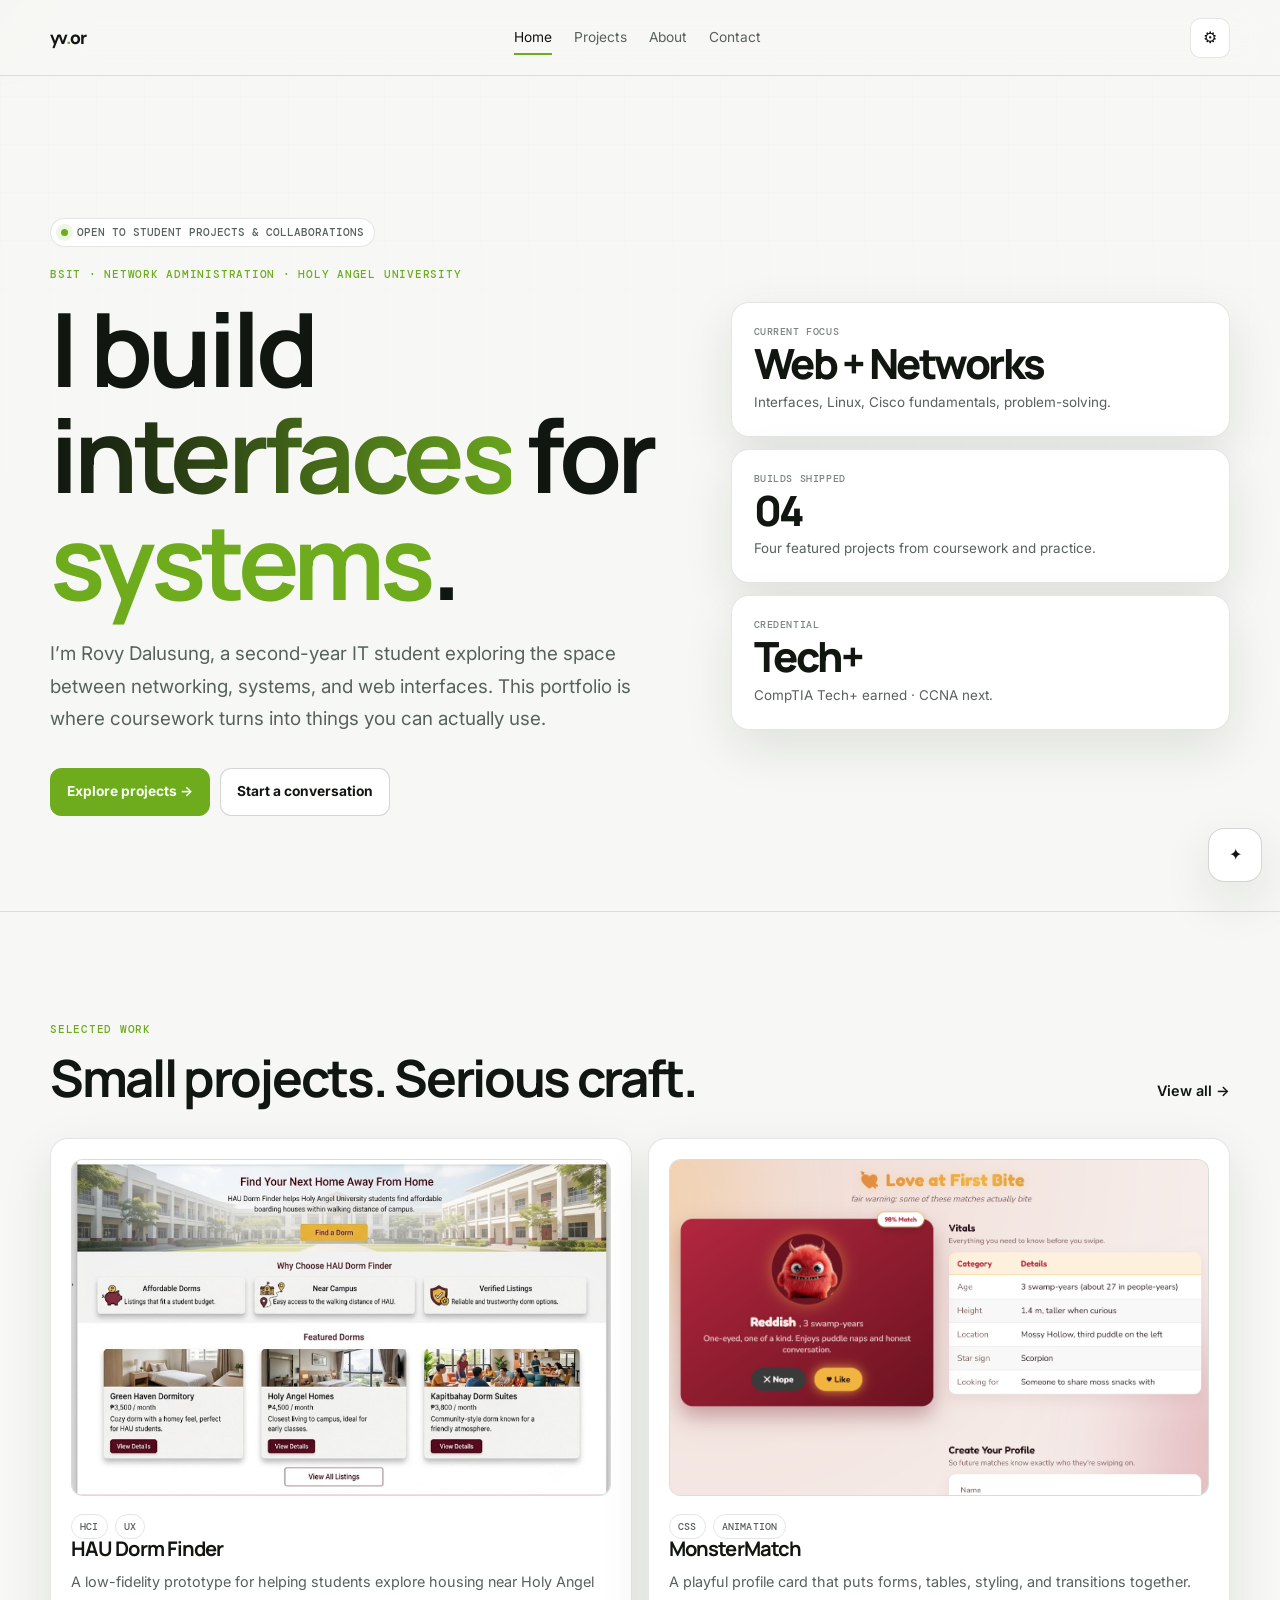
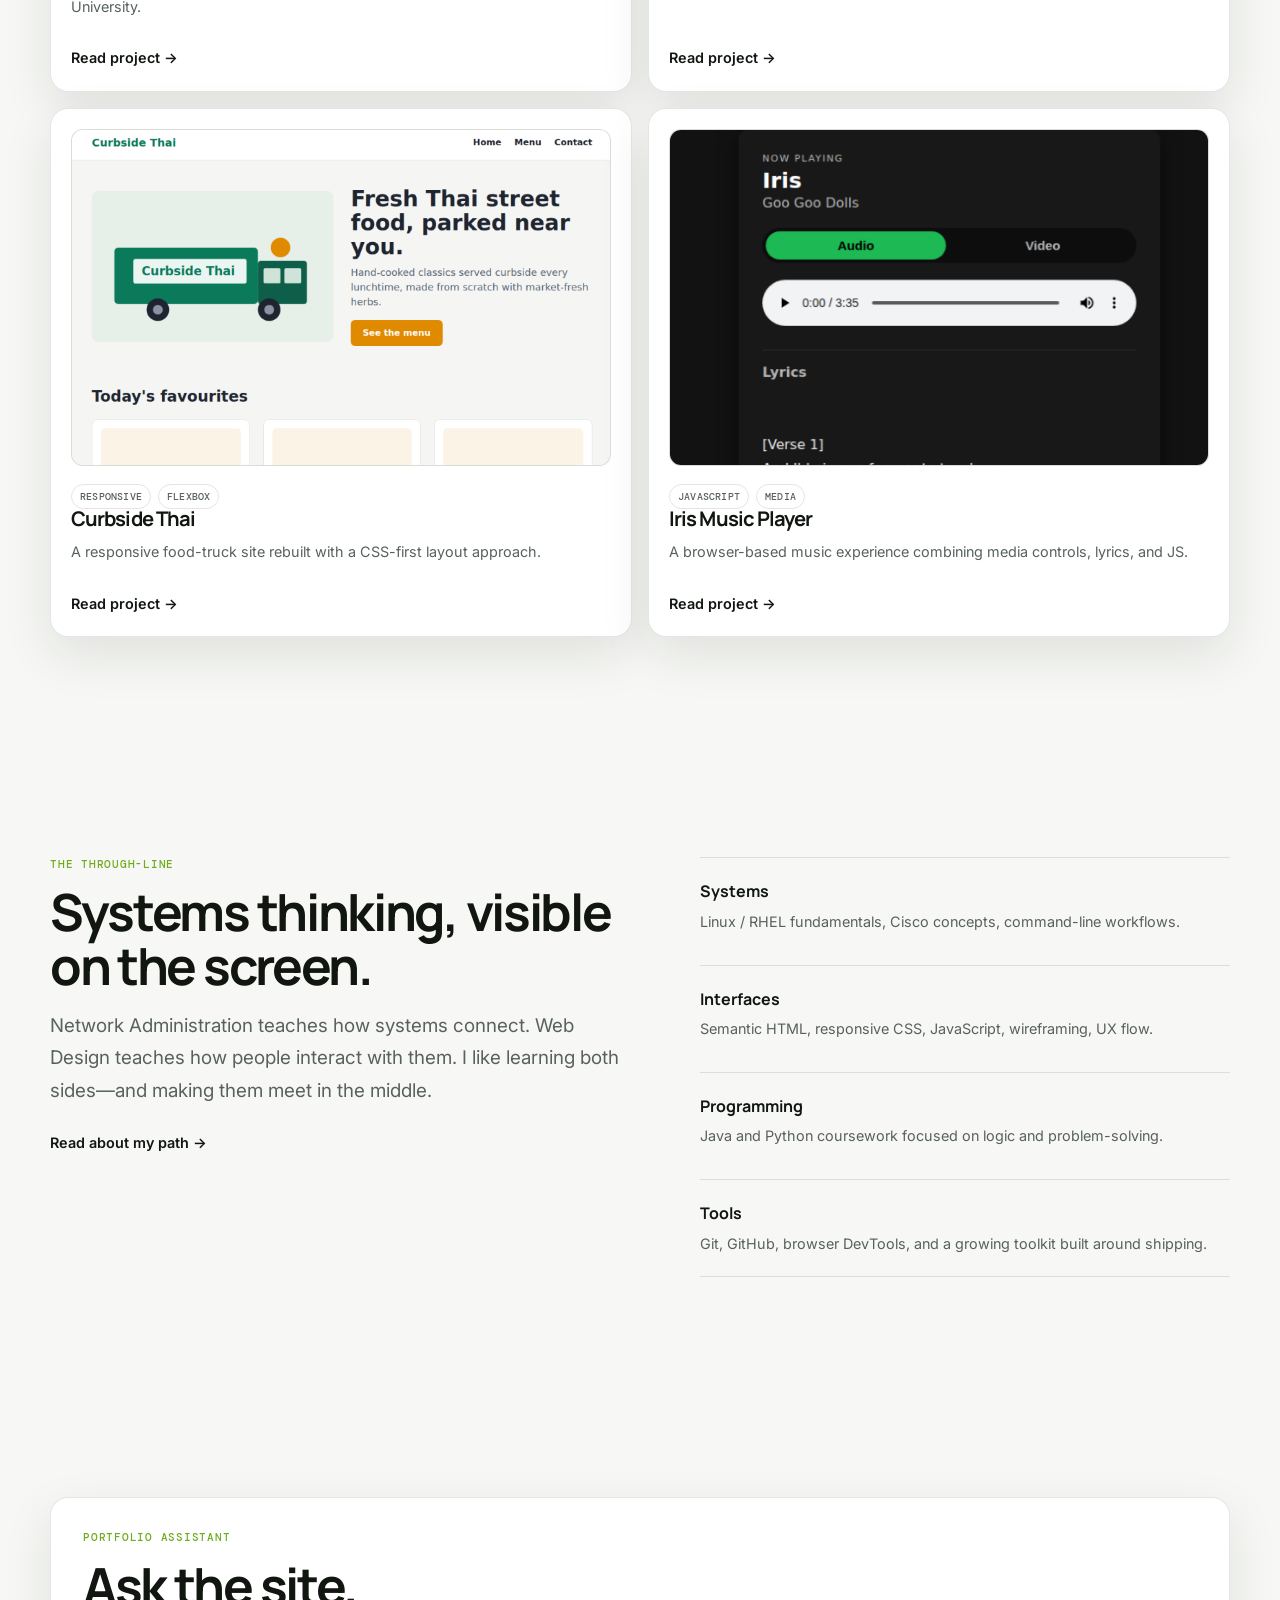
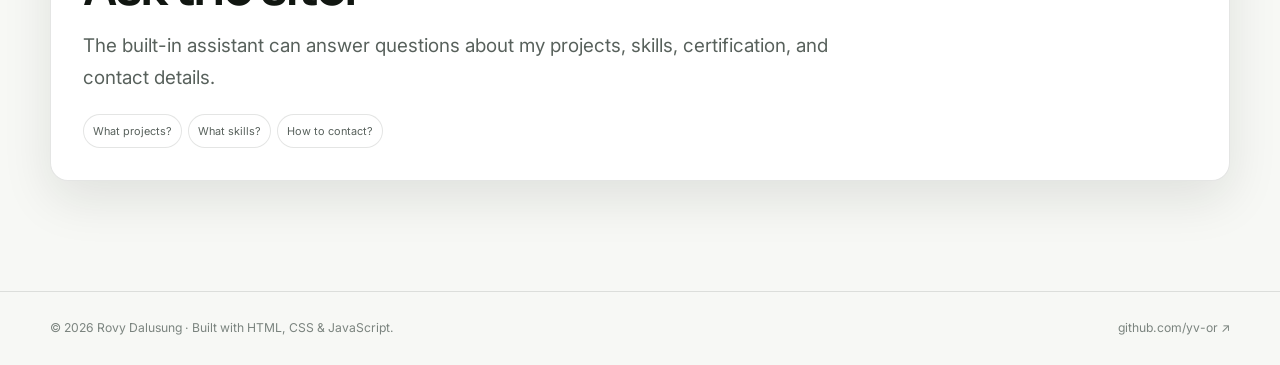
<file: index.html>
<!doctype html>
<html lang="en">
<head>
  <meta charset="UTF-8"><meta name="viewport" content="width=device-width, initial-scale=1.0">
  <meta name="description" content="Portfolio of Rovy Dalusung, a BSIT Network Administration student at Holy Angel University.">
  <meta name="theme-color" content="#07090b"><title>Rovy Dalusung — IT • Interfaces • Networks</title>
  <script>(function(){const t=localStorage.getItem('portfolio-theme')||'system';const l=window.matchMedia('(prefers-color-scheme: light)').matches;document.documentElement.dataset.theme=t==='system'?(l?'light':'dark'):t;})();</script>
  <link rel="stylesheet" href="css/style.css"><script src="js/script.js" defer></script>
</head>
<body>
  <div class="cursor-glow" aria-hidden="true"></div>
  <header class="nav"><div class="wrap nav-inner">
    <a class="wordmark" href="index.html" aria-label="Rovy home">yv<span>.</span>or</a>
    <nav id="primary-nav"><a class="active" href="index.html">Home</a><a href="projects.html">Projects</a><a href="about.html">About</a><a href="contact.html">Contact</a></nav>
    <div class="nav-tools"><button class="icon-btn" data-open-settings aria-label="Open settings">⚙</button><button class="nav-toggle" aria-label="Open menu" aria-expanded="false" aria-controls="primary-nav">☰</button></div>
  </div></header>
  <main>
    <section class="hero"><div class="wrap hero-grid">
      <div class="reveal"><div class="hero-kicker"><span class="status-dot"></span>Open to student projects & collaborations</div>
        <p class="eyebrow" style="margin-top:20px">BSIT · Network Administration · Holy Angel University</p>
        <h1 class="hero-title">I build <span class="gradient-word">interfaces</span> for <span id="hero-rotator" class="rotator">systems</span>.</h1>
        <p class="lede">I’m Rovy Dalusung, a second-year IT student exploring the space between networking, systems, and web interfaces. This portfolio is where coursework turns into things you can actually use.</p>
        <div class="hero-actions"><a class="btn btn-primary magnetic" href="projects.html">Explore projects →</a><a class="btn btn-ghost magnetic" href="contact.html">Start a conversation</a></div>
      </div>
      <div class="hero-side reveal">
        <article class="surface stat-card"><p class="stat-label">Current focus</p><p class="stat-value">Web + Networks</p><p class="stat-meta">Interfaces, Linux, Cisco fundamentals, problem-solving.</p></article>
        <article class="surface stat-card"><p class="stat-label">Builds shipped</p><p class="stat-value">04</p><p class="stat-meta">Four featured projects from coursework and practice.</p></article>
        <article class="surface stat-card"><p class="stat-label">Credential</p><p class="stat-value">Tech+</p><p class="stat-meta">CompTIA Tech+ earned · CCNA next.</p></article>
      </div>
    </div></section>

    <section><div class="wrap"><div class="section-head reveal"><div><p class="eyebrow">Selected work</p><h2>Small projects. Serious craft.</h2></div><a class="text-link" href="projects.html">View all →</a></div>
      <div class="card-grid">
        <article class="surface project-card reveal"><img class="card-thumb" src="images/wireframe.png" alt="HAU Dorm Finder wireframe" loading="lazy"><div class="tag-row"><span class="tag">HCI</span><span class="tag">UX</span></div><h3>HAU Dorm Finder</h3><p class="project-blurb">A low-fidelity prototype for helping students explore housing near Holy Angel University.</p><a class="text-link card-link" href="projects.html#dorm-finder">Read project →</a></article>
        <article class="surface project-card reveal"><img class="card-thumb" src="images/monstermatch.png" alt="MonsterMatch profile card" loading="lazy"><div class="tag-row"><span class="tag">CSS</span><span class="tag">Animation</span></div><h3>MonsterMatch</h3><p class="project-blurb">A playful profile card that puts forms, tables, styling, and transitions together.</p><a class="text-link card-link" href="projects.html#monstermatch">Read project →</a></article>
        <article class="surface project-card reveal"><img class="card-thumb" src="images/curbside-thai.png" alt="Curbside Thai responsive website" loading="lazy"><div class="tag-row"><span class="tag">Responsive</span><span class="tag">Flexbox</span></div><h3>Curbside Thai</h3><p class="project-blurb">A responsive food-truck site rebuilt with a CSS-first layout approach.</p><a class="text-link card-link" href="projects.html#curbside-thai">Read project →</a></article>
        <article class="surface project-card reveal"><img class="card-thumb" src="images/iris-music-player.png" alt="Iris music player interface" loading="lazy"><div class="tag-row"><span class="tag">JavaScript</span><span class="tag">Media</span></div><h3>Iris Music Player</h3><p class="project-blurb">A browser-based music experience combining media controls, lyrics, and JS.</p><a class="text-link card-link" href="projects.html#iris-music-player">Read project →</a></article>
      </div>
    </div></section>

    <section><div class="wrap split"><div class="reveal"><p class="eyebrow">The through-line</p><h2>Systems thinking, visible on the screen.</h2><p class="lede">Network Administration teaches how systems connect. Web Design teaches how people interact with them. I like learning both sides—and making them meet in the middle.</p><p style="margin-top:22px"><a class="text-link" href="about.html">Read about my path →</a></p></div>
      <div class="feature-list reveal"><div class="feature-item"><strong>Systems</strong><p>Linux / RHEL fundamentals, Cisco concepts, command-line workflows.</p></div><div class="feature-item"><strong>Interfaces</strong><p>Semantic HTML, responsive CSS, JavaScript, wireframing, UX flow.</p></div><div class="feature-item"><strong>Programming</strong><p>Java and Python coursework focused on logic and problem-solving.</p></div><div class="feature-item"><strong>Tools</strong><p>Git, GitHub, browser DevTools, and a growing toolkit built around shipping.</p></div></div>
    </div></section>

    <section><div class="wrap surface reveal" style="padding:32px"><div class="reveal"><p class="eyebrow">Portfolio assistant</p><h2>Ask the site.</h2><p class="lede">The built-in assistant can answer questions about my projects, skills, certification, and contact details.</p><div class="assistant-prompts" style="padding:0;margin-top:18px"><button class="assistant-prompt" data-prompt="What projects has Rovy built?">What projects?</button><button class="assistant-prompt" data-prompt="What skills does Rovy have?">What skills?</button><button class="assistant-prompt" data-prompt="How can I contact Rovy?">How to contact?</button></div></div></div></section>
  </main>
  <footer><div class="wrap"><span>© 2026 Rovy Dalusung · Built with HTML, CSS &amp; JavaScript.</span><a href="https://github.com/yv-or" target="_blank" rel="noopener">github.com/yv-or ↗</a></div></footer>

  <button class="assistant-toggle" aria-label="Open portfolio assistant">✦</button>
  <aside id="assistant-panel" class="assistant-panel" aria-label="Portfolio assistant"><div class="assistant-head"><div><strong>Portfolio AI</strong><span>Local portfolio assistant</span></div><button class="icon-btn" data-close-assistant aria-label="Close assistant">×</button></div><div id="assistant-messages" class="assistant-messages"><div class="chat-msg bot">Hi — ask me about Rovy's projects, skills, certifications, or contact details.</div></div><div class="assistant-prompts"><button class="assistant-prompt" data-prompt="Who is Rovy?">Who is Rovy?</button><button class="assistant-prompt" data-prompt="What is the strongest project?">Tell me about the projects</button></div><form id="assistant-form" class="assistant-form"><input id="assistant-input" aria-label="Ask the portfolio assistant" placeholder="Ask a question…" autocomplete="off"><button class="btn btn-primary" type="submit">↑</button></form></aside>

  <div id="settings-modal" class="modal" aria-hidden="true"><div class="modal-card"><div class="modal-top"><div><p class="eyebrow">Site settings</p><h2>Personalize it.</h2></div><button class="icon-btn" data-close-settings aria-label="Close settings">×</button></div>
    <div class="settings-group"><div class="settings-option"><div class="settings-copy"><strong>Theme</strong><span>Choose how the portfolio looks.</span></div><select class="settings-select" data-theme-choice aria-label="Theme"><option value="system">System</option><option value="dark">Dark</option><option value="light">Light</option></select></div>
    <div class="settings-option"><div class="settings-copy"><strong>Reduced motion</strong><span>Use less animation throughout the site.</span></div><input id="reduced-motion" class="switch" type="checkbox"></div>
    <div class="settings-option"><div class="settings-copy"><strong>Portfolio assistant</strong><span>Show or hide the built-in assistant.</span></div><input id="assistant-enabled" class="switch" type="checkbox"></div></div>
    <p class="contact-note">The assistant is browser-based and only uses information published in this portfolio; no secret API key is stored on the site.</p>
  </div></div>
</body>
</html>
</file>
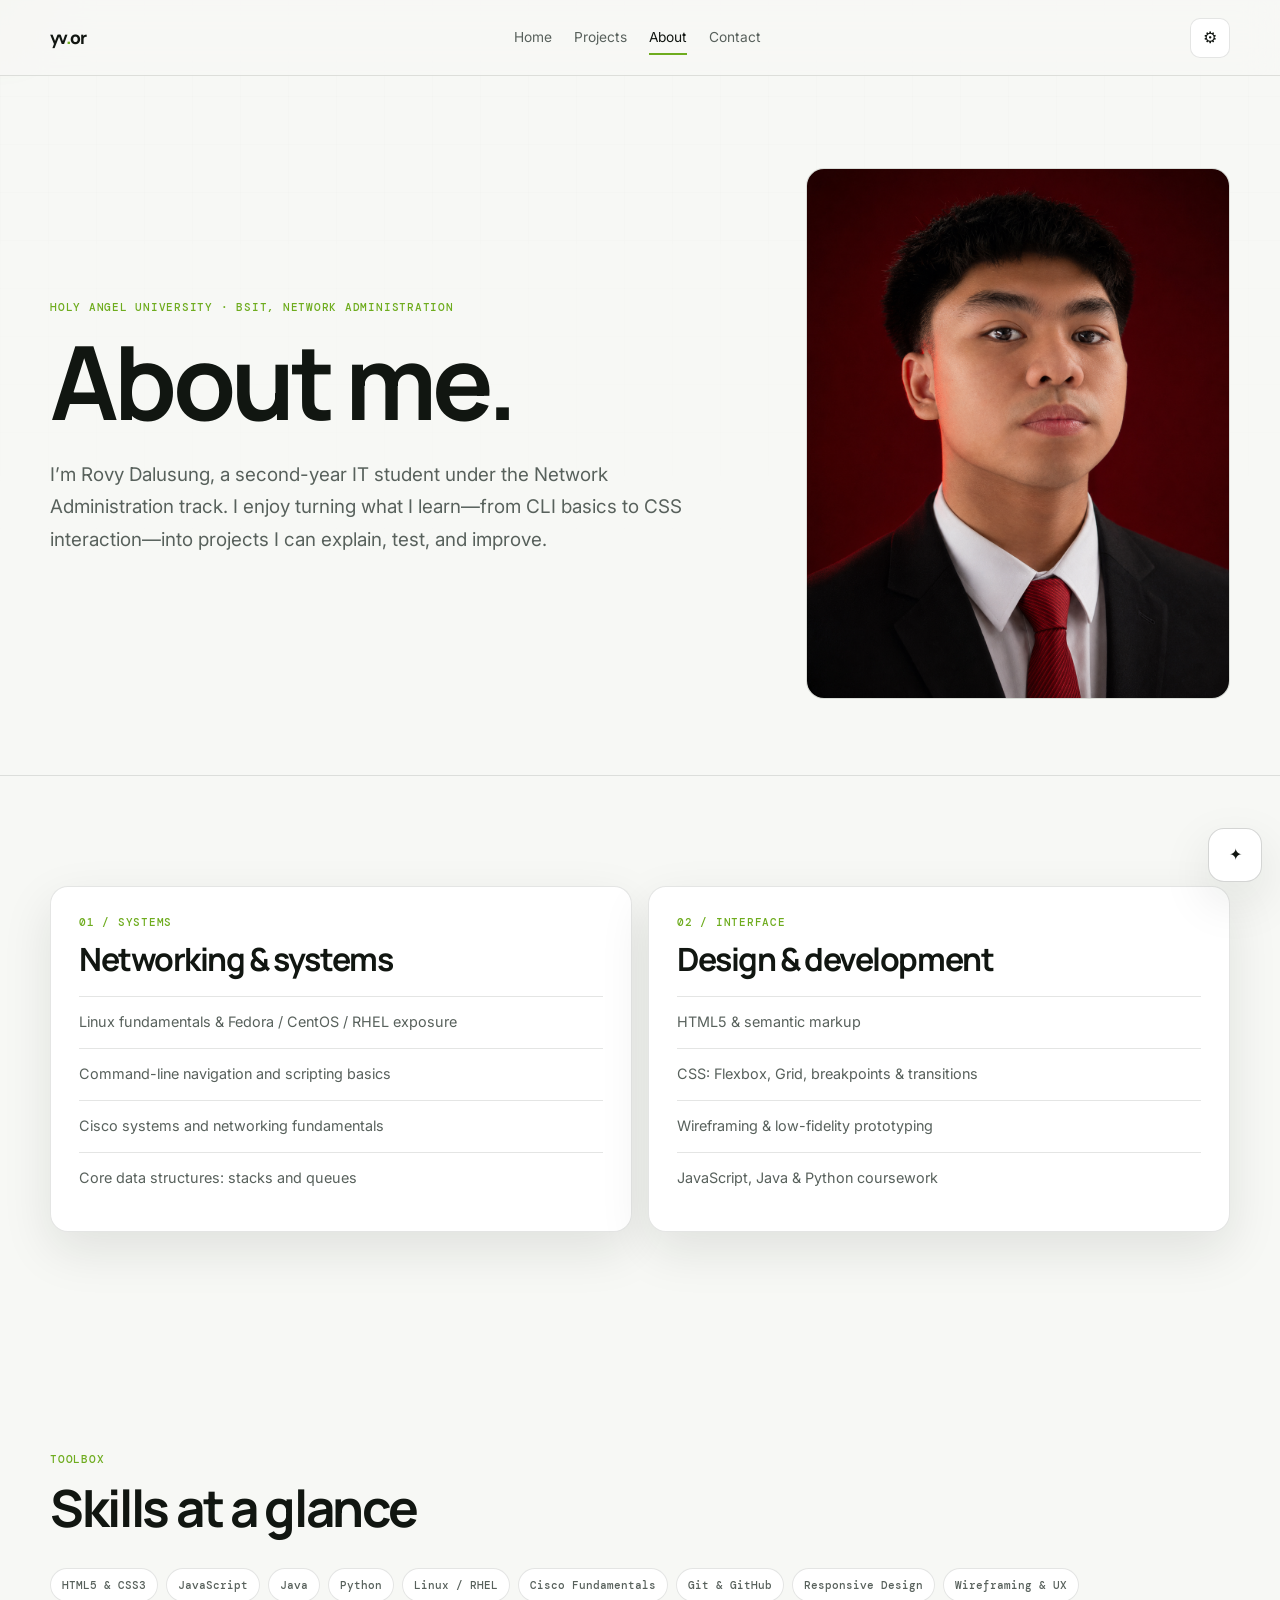
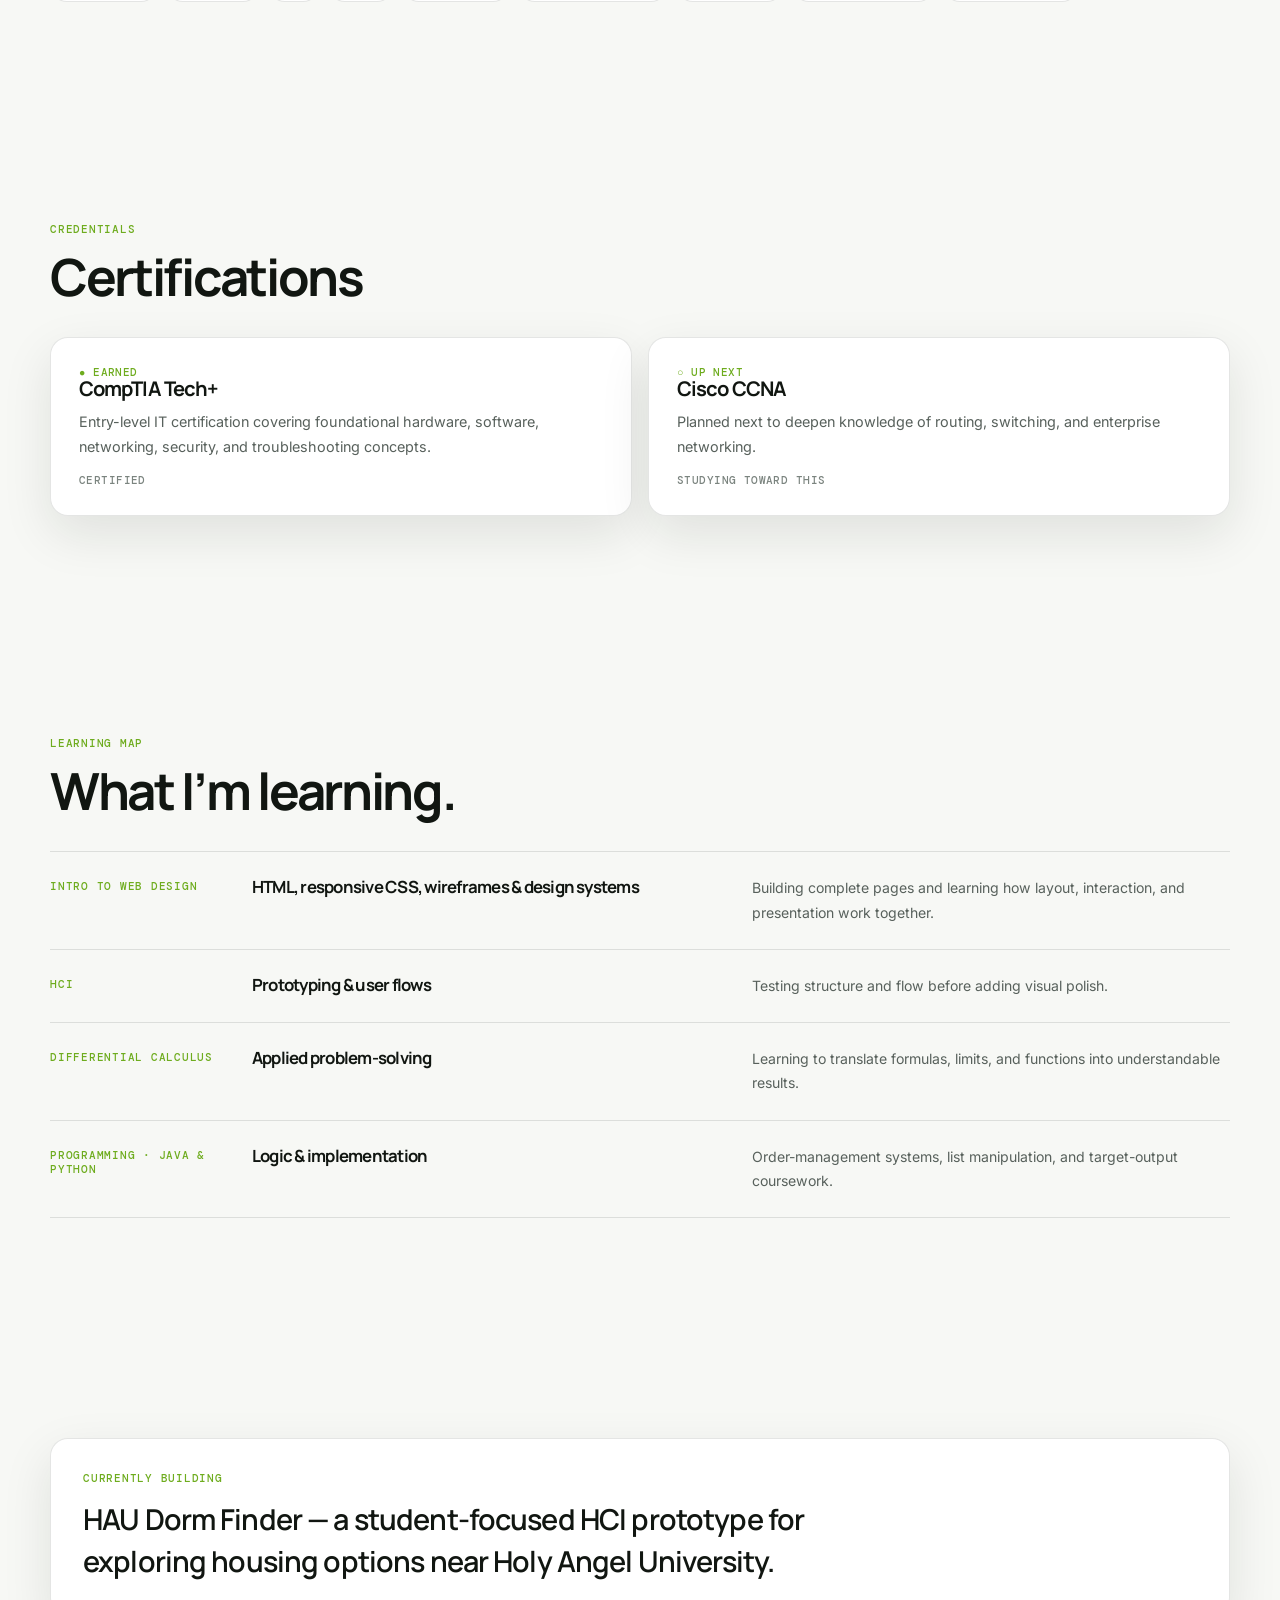
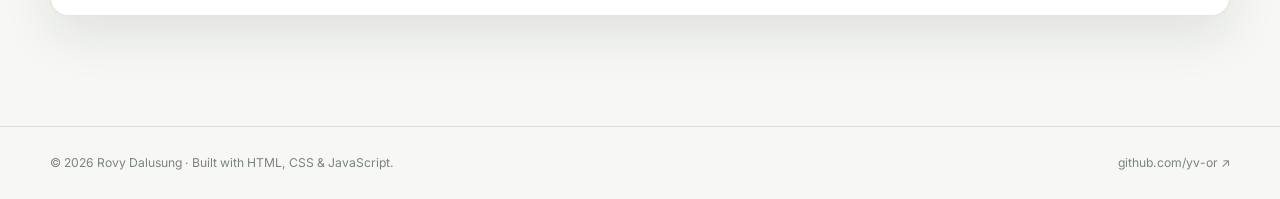
<file: about.html>
<!doctype html><html lang="en"><head><meta charset="UTF-8"><meta name="viewport" content="width=device-width, initial-scale=1.0"><meta name="description" content="About Rovy Dalusung."><title>About — Rovy Dalusung</title><script>(function(){const t=localStorage.getItem('portfolio-theme')||'system';const l=window.matchMedia('(prefers-color-scheme: light)').matches;document.documentElement.dataset.theme=t==='system'?(l?'light':'dark'):t;})();</script><link rel="stylesheet" href="css/style.css"><script src="js/script.js" defer></script></head>
<body><div class="cursor-glow" aria-hidden="true"></div><header class="nav"><div class="wrap nav-inner"><a class="wordmark" href="index.html">yv<span>.</span>or</a><nav id="primary-nav"><a href="index.html">Home</a><a href="projects.html">Projects</a><a class="active" href="about.html">About</a><a href="contact.html">Contact</a></nav><div class="nav-tools"><button class="icon-btn" data-open-settings aria-label="Open settings">⚙</button><button class="nav-toggle" aria-label="Open menu" aria-expanded="false" aria-controls="primary-nav">☰</button></div></div></header>
<main><section class="page-hero"><div class="wrap about-hero-grid"><div class="reveal"><p class="eyebrow">Holy Angel University · BSIT, Network Administration</p><h1>About me.</h1><p class="lede">I’m Rovy Dalusung, a second-year IT student under the Network Administration track. I enjoy turning what I learn—from CLI basics to CSS interaction—into projects I can explain, test, and improve.</p></div><div class="reveal"><img class="profile-photo" src="images/profile.png" alt="Portrait of Rovy Dalusung" loading="lazy"></div></div></section>
<section><div class="wrap skill-columns"><article class="surface skill-block reveal"><p class="eyebrow">01 / Systems</p><h2>Networking &amp; systems</h2><ul><li>Linux fundamentals &amp; Fedora / CentOS / RHEL exposure</li><li>Command-line navigation and scripting basics</li><li>Cisco systems and networking fundamentals</li><li>Core data structures: stacks and queues</li></ul></article><article class="surface skill-block reveal"><p class="eyebrow">02 / Interface</p><h2>Design &amp; development</h2><ul><li>HTML5 &amp; semantic markup</li><li>CSS: Flexbox, Grid, breakpoints &amp; transitions</li><li>Wireframing &amp; low-fidelity prototyping</li><li>JavaScript, Java &amp; Python coursework</li></ul></article></div></section>
<section><div class="wrap"><div class="section-head reveal"><div><p class="eyebrow">Toolbox</p><h2>Skills at a glance</h2></div></div><ul class="skill-tags reveal"><li>HTML5 &amp; CSS3</li><li>JavaScript</li><li>Java</li><li>Python</li><li>Linux / RHEL</li><li>Cisco Fundamentals</li><li>Git &amp; GitHub</li><li>Responsive Design</li><li>Wireframing &amp; UX</li></ul></div></section>
<section><div class="wrap"><div class="section-head reveal"><div><p class="eyebrow">Credentials</p><h2>Certifications</h2></div></div><div class="cert-grid"><article class="surface cert-card reveal"><p class="cert-badge">● Earned</p><h3>CompTIA Tech+</h3><p>Entry-level IT certification covering foundational hardware, software, networking, security, and troubleshooting concepts.</p><p class="cert-status">Certified</p></article><article class="surface cert-card reveal"><p class="cert-badge">○ Up next</p><h3>Cisco CCNA</h3><p>Planned next to deepen knowledge of routing, switching, and enterprise networking.</p><p class="cert-status">Studying toward this</p></article></div></div></section>
<section><div class="wrap"><div class="section-head reveal"><div><p class="eyebrow">Learning map</p><h2>What I’m learning.</h2></div></div><div class="timeline reveal"><article class="timeline-item"><p class="eyebrow">Intro to Web Design</p><h3>HTML, responsive CSS, wireframes &amp; design systems</h3><p>Building complete pages and learning how layout, interaction, and presentation work together.</p></article><article class="timeline-item"><p class="eyebrow">HCI</p><h3>Prototyping &amp; user flows</h3><p>Testing structure and flow before adding visual polish.</p></article><article class="timeline-item"><p class="eyebrow">Differential Calculus</p><h3>Applied problem-solving</h3><p>Learning to translate formulas, limits, and functions into understandable results.</p></article><article class="timeline-item"><p class="eyebrow">Programming · Java &amp; Python</p><h3>Logic &amp; implementation</h3><p>Order-management systems, list manipulation, and target-output coursework.</p></article></div></div></section>
<section><div class="wrap"><div class="surface now-card reveal"><p class="eyebrow">Currently building</p><p>HAU Dorm Finder — a student-focused HCI prototype for exploring housing options near Holy Angel University.</p></div></div></section></main>
<footer><div class="wrap"><span>© 2026 Rovy Dalusung · Built with HTML, CSS &amp; JavaScript.</span><a href="https://github.com/yv-or" target="_blank" rel="noopener">github.com/yv-or ↗</a></div></footer>
<button class="assistant-toggle" aria-label="Open portfolio assistant">✦</button><aside id="assistant-panel" class="assistant-panel"><div class="assistant-head"><div><strong>Portfolio AI</strong><span>Local portfolio assistant</span></div><button class="icon-btn" data-close-assistant aria-label="Close assistant">×</button></div><div id="assistant-messages" class="assistant-messages"><div class="chat-msg bot">Ask me about Rovy's background, skills, or certifications.</div></div><div class="assistant-prompts"><button class="assistant-prompt" data-prompt="What skills does Rovy have?">Skills</button><button class="assistant-prompt" data-prompt="What certifications does Rovy have?">Certifications</button></div><form id="assistant-form" class="assistant-form"><input id="assistant-input" placeholder="Ask a question…" aria-label="Ask the assistant" autocomplete="off"><button class="btn btn-primary" type="submit">↑</button></form></aside>
<div id="settings-modal" class="modal" aria-hidden="true"><div class="modal-card"><div class="modal-top"><div><p class="eyebrow">Site settings</p><h2>Personalize it.</h2></div><button class="icon-btn" data-close-settings aria-label="Close settings">×</button></div><div class="settings-group"><div class="settings-option"><div class="settings-copy"><strong>Theme</strong><span>System, dark, or light.</span></div><select class="settings-select" data-theme-choice aria-label="Theme"><option value="system">System</option><option value="dark">Dark</option><option value="light">Light</option></select></div><div class="settings-option"><div class="settings-copy"><strong>Reduced motion</strong><span>Use less animation.</span></div><input id="reduced-motion" class="switch" type="checkbox"></div><div class="settings-option"><div class="settings-copy"><strong>Portfolio assistant</strong><span>Show or hide the assistant.</span></div><input id="assistant-enabled" class="switch" type="checkbox"></div></div></div></div></body></html>
</file>
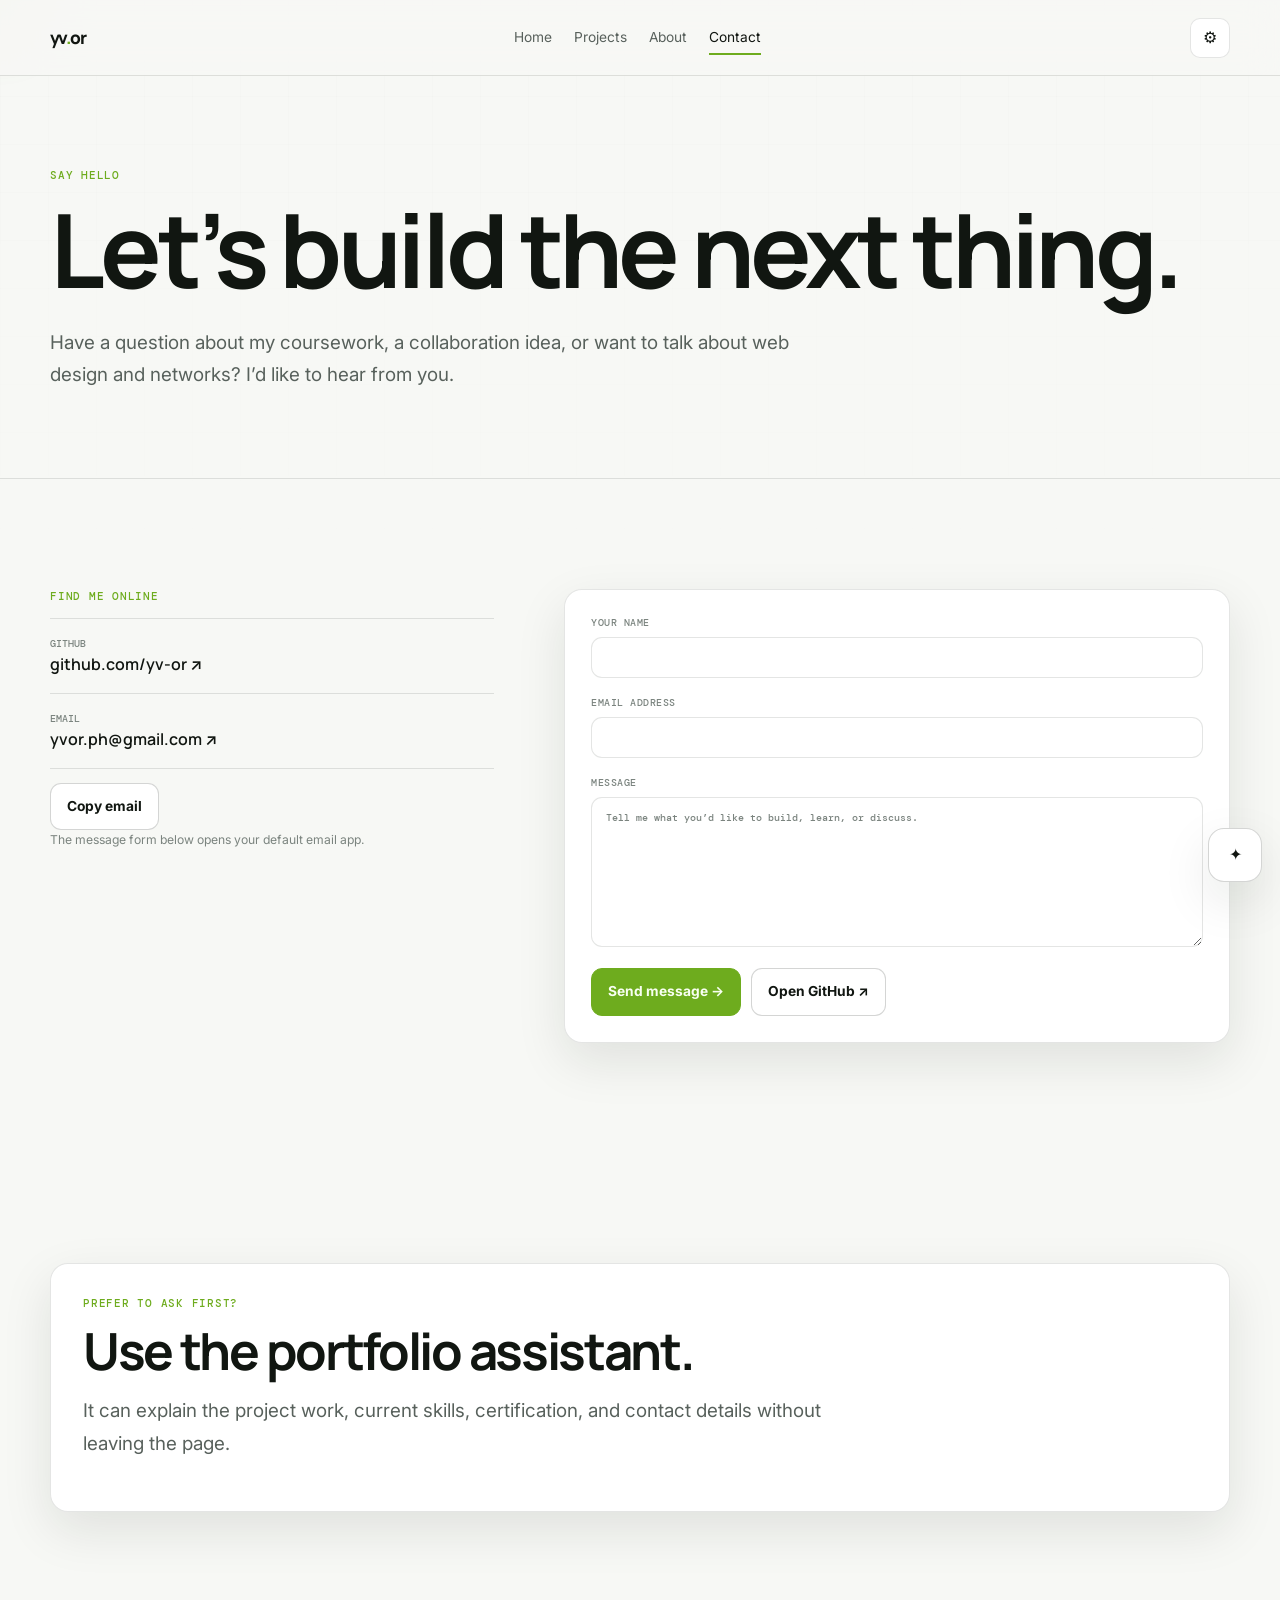
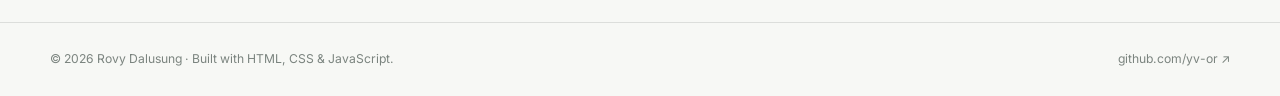
<file: contact.html>
<!doctype html><html lang="en"><head><meta charset="UTF-8"><meta name="viewport" content="width=device-width, initial-scale=1.0"><meta name="description" content="Contact Rovy Dalusung."><title>Contact — Rovy Dalusung</title><script>(function(){const t=localStorage.getItem('portfolio-theme')||'system';const l=window.matchMedia('(prefers-color-scheme: light)').matches;document.documentElement.dataset.theme=t==='system'?(l?'light':'dark'):t;})();</script><link rel="stylesheet" href="css/style.css"><script src="js/script.js" defer></script></head>
<body><div class="cursor-glow" aria-hidden="true"></div><header class="nav"><div class="wrap nav-inner"><a class="wordmark" href="index.html">yv<span>.</span>or</a><nav id="primary-nav"><a href="index.html">Home</a><a href="projects.html">Projects</a><a href="about.html">About</a><a class="active" href="contact.html">Contact</a></nav><div class="nav-tools"><button class="icon-btn" data-open-settings aria-label="Open settings">⚙</button><button class="nav-toggle" aria-label="Open menu" aria-expanded="false" aria-controls="primary-nav">☰</button></div></div></header>
<main><section class="page-hero"><div class="wrap reveal"><p class="eyebrow">Say hello</p><h1>Let’s build the next thing.</h1><p class="lede">Have a question about my coursework, a collaboration idea, or want to talk about web design and networks? I’d like to hear from you.</p></div></section>
<section><div class="wrap contact-grid"><div class="contact-links reveal"><p class="eyebrow">Find me online</p><a href="https://github.com/yv-or" target="_blank" rel="noopener"><span>GitHub</span><b>github.com/yv-or ↗</b></a><a href="mailto:yvor.ph@gmail.com"><span>Email</span><b>yvor.ph@gmail.com ↗</b></a><div class="form-actions" style="margin-top:14px"><button class="btn btn-ghost" type="button" data-copy-email>Copy email</button></div><p class="contact-note">The message form below opens your default email app.</p></div>
<form class="surface contact-form reveal" action="mailto:yvor.ph@gmail.com" method="post" enctype="text/plain" style="padding:26px"><label for="name">Your name<input id="name" name="name" required></label><label for="email">Email address<input id="email" name="email" type="email" required></label><label for="message">Message<textarea id="message" name="message" required placeholder="Tell me what you’d like to build, learn, or discuss."></textarea></label><div class="form-actions"><button class="btn btn-primary magnetic" type="submit">Send message →</button><a class="btn btn-ghost" href="https://github.com/yv-or" target="_blank" rel="noopener">Open GitHub ↗</a></div></form></div></section>
<section><div class="wrap surface" style="padding:32px"><p class="eyebrow">Prefer to ask first?</p><h2>Use the portfolio assistant.</h2><p class="lede">It can explain the project work, current skills, certification, and contact details without leaving the page.</p></div></section></main>
<footer><div class="wrap"><span>© 2026 Rovy Dalusung · Built with HTML, CSS &amp; JavaScript.</span><a href="https://github.com/yv-or" target="_blank" rel="noopener">github.com/yv-or ↗</a></div></footer>
<button class="assistant-toggle" aria-label="Open portfolio assistant">✦</button><aside id="assistant-panel" class="assistant-panel"><div class="assistant-head"><div><strong>Portfolio AI</strong><span>Local portfolio assistant</span></div><button class="icon-btn" data-close-assistant aria-label="Close assistant">×</button></div><div id="assistant-messages" class="assistant-messages"><div class="chat-msg bot">Ask me anything about the portfolio content.</div></div><div class="assistant-prompts"><button class="assistant-prompt" data-prompt="How can I contact Rovy?">Contact</button><button class="assistant-prompt" data-prompt="What projects has Rovy built?">Projects</button></div><form id="assistant-form" class="assistant-form"><input id="assistant-input" placeholder="Ask a question…" aria-label="Ask the assistant" autocomplete="off"><button class="btn btn-primary" type="submit">↑</button></form></aside>
<div id="settings-modal" class="modal" aria-hidden="true"><div class="modal-card"><div class="modal-top"><div><p class="eyebrow">Site settings</p><h2>Personalize it.</h2></div><button class="icon-btn" data-close-settings aria-label="Close settings">×</button></div><div class="settings-group"><div class="settings-option"><div class="settings-copy"><strong>Theme</strong><span>System, dark, or light.</span></div><select class="settings-select" data-theme-choice aria-label="Theme"><option value="system">System</option><option value="dark">Dark</option><option value="light">Light</option></select></div><div class="settings-option"><div class="settings-copy"><strong>Reduced motion</strong><span>Use less animation.</span></div><input id="reduced-motion" class="switch" type="checkbox"></div><div class="settings-option"><div class="settings-copy"><strong>Portfolio assistant</strong><span>Show or hide the assistant.</span></div><input id="assistant-enabled" class="switch" type="checkbox"></div></div></div></div></body></html>
</file>
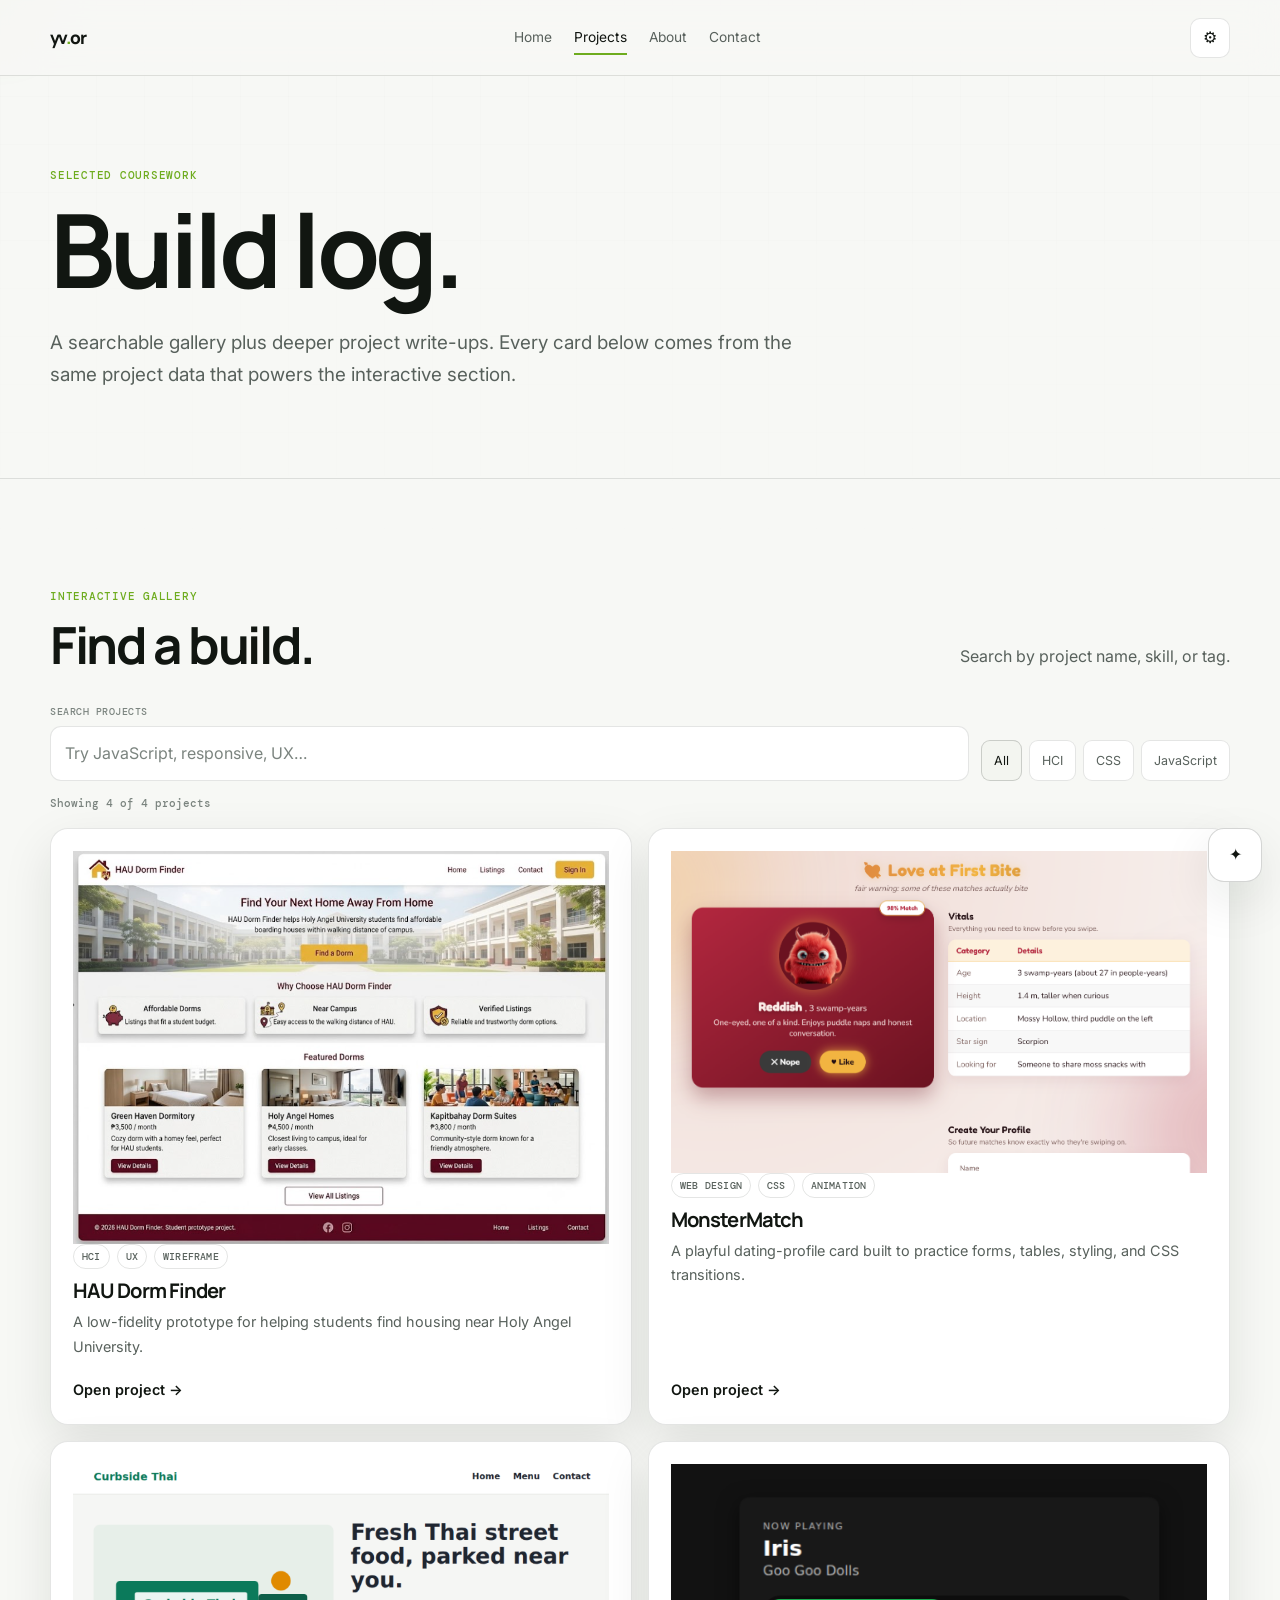
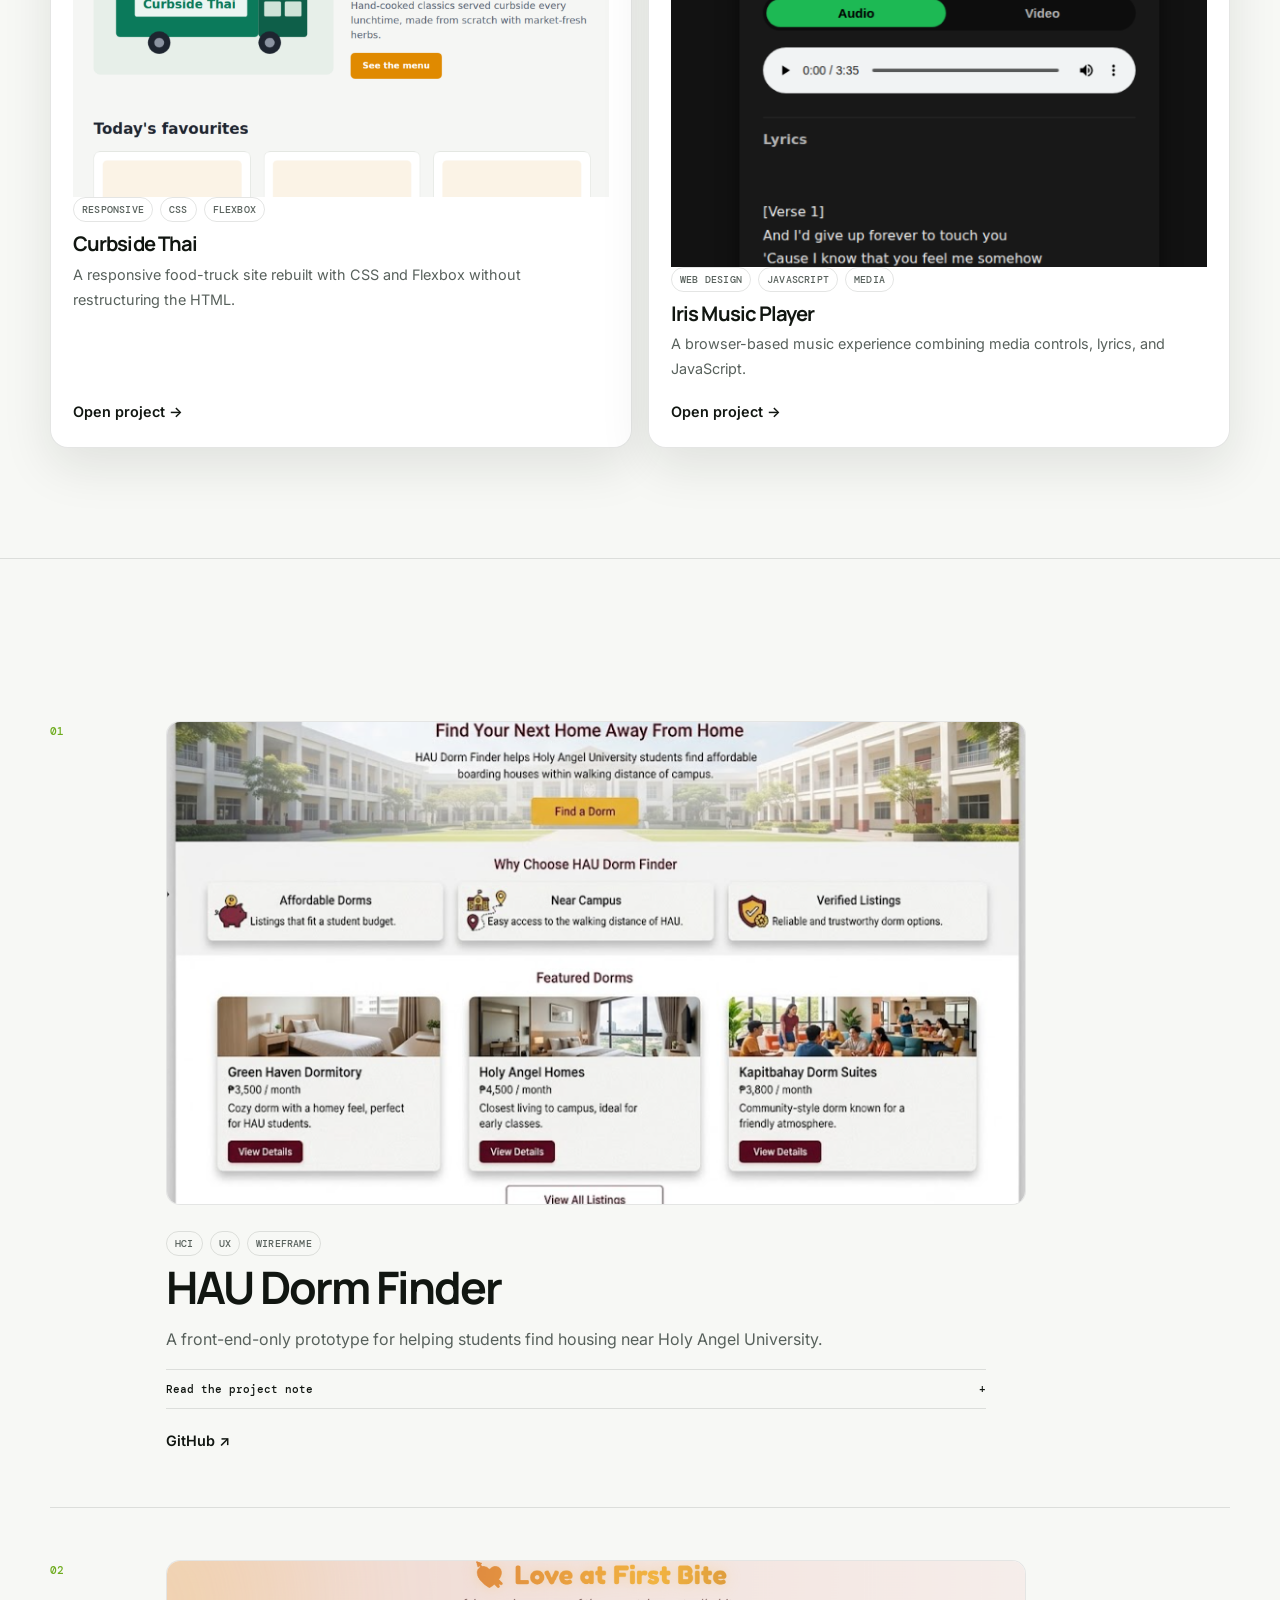
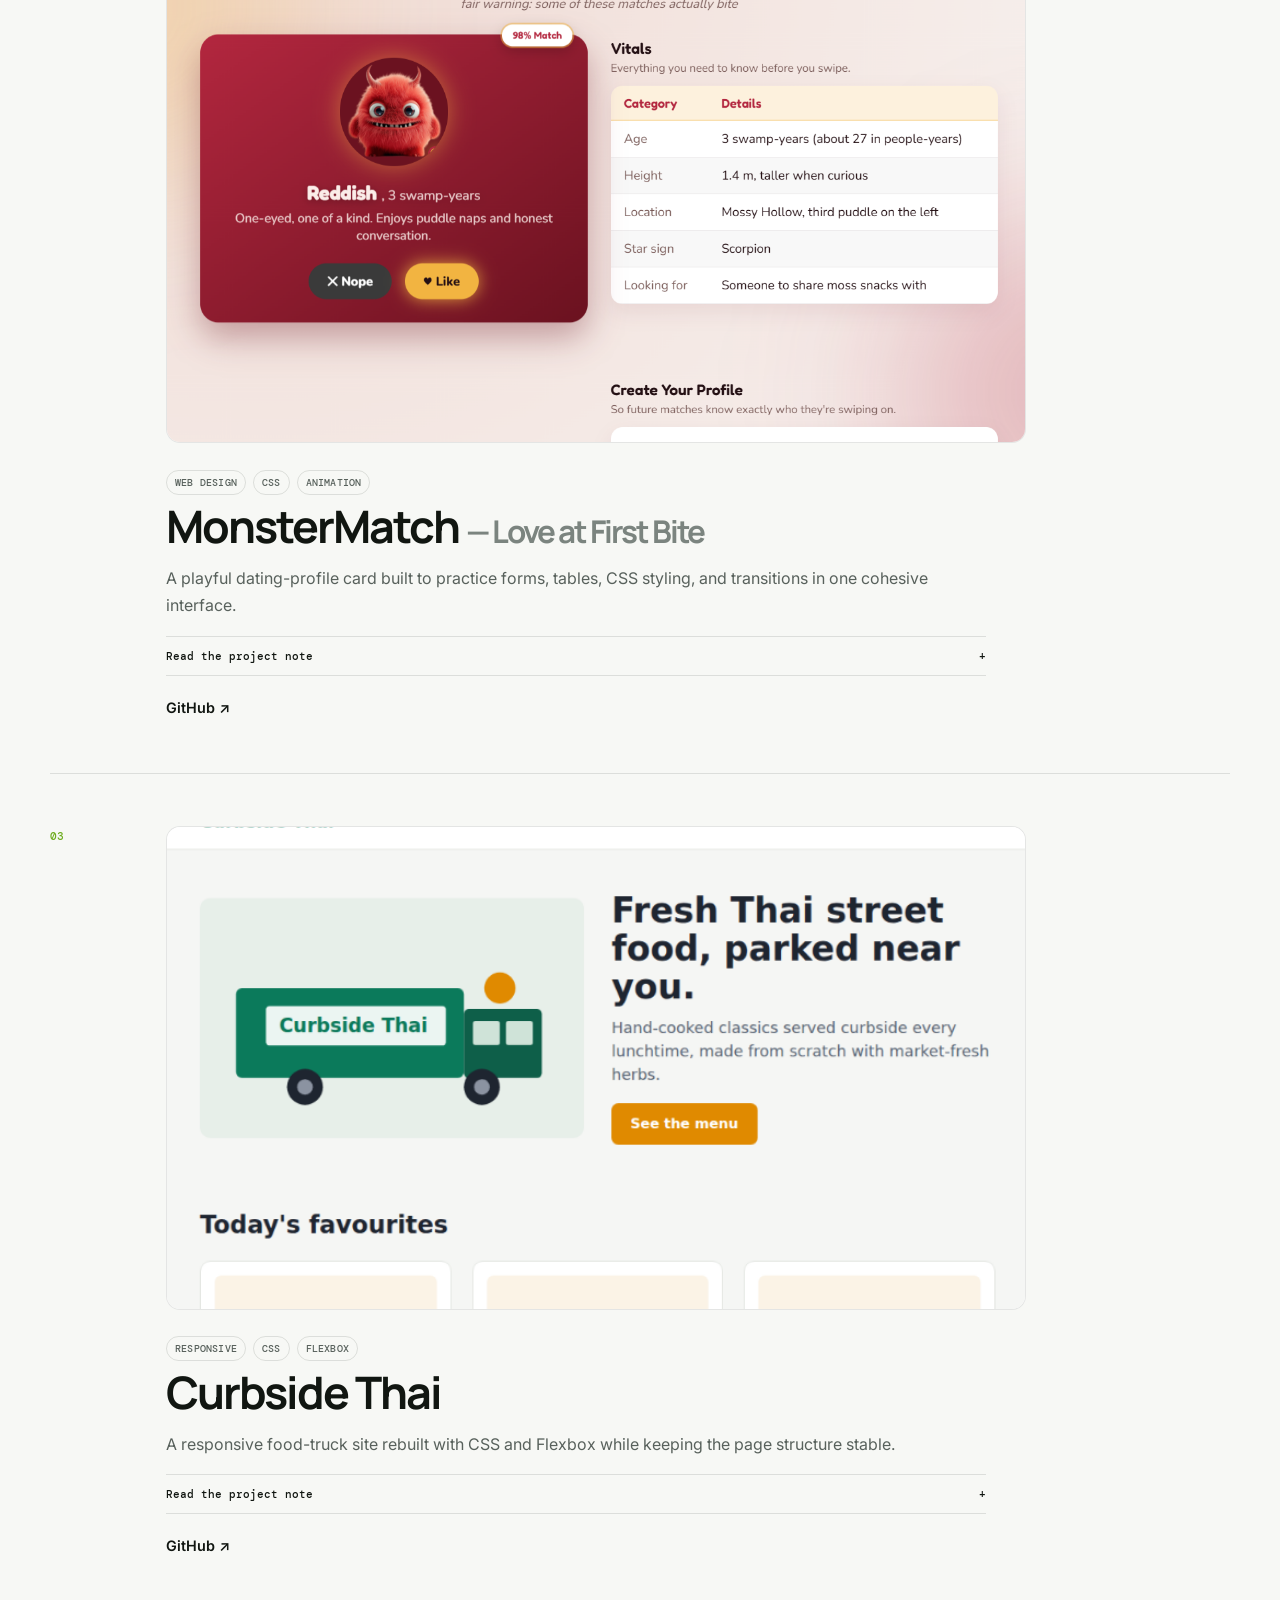
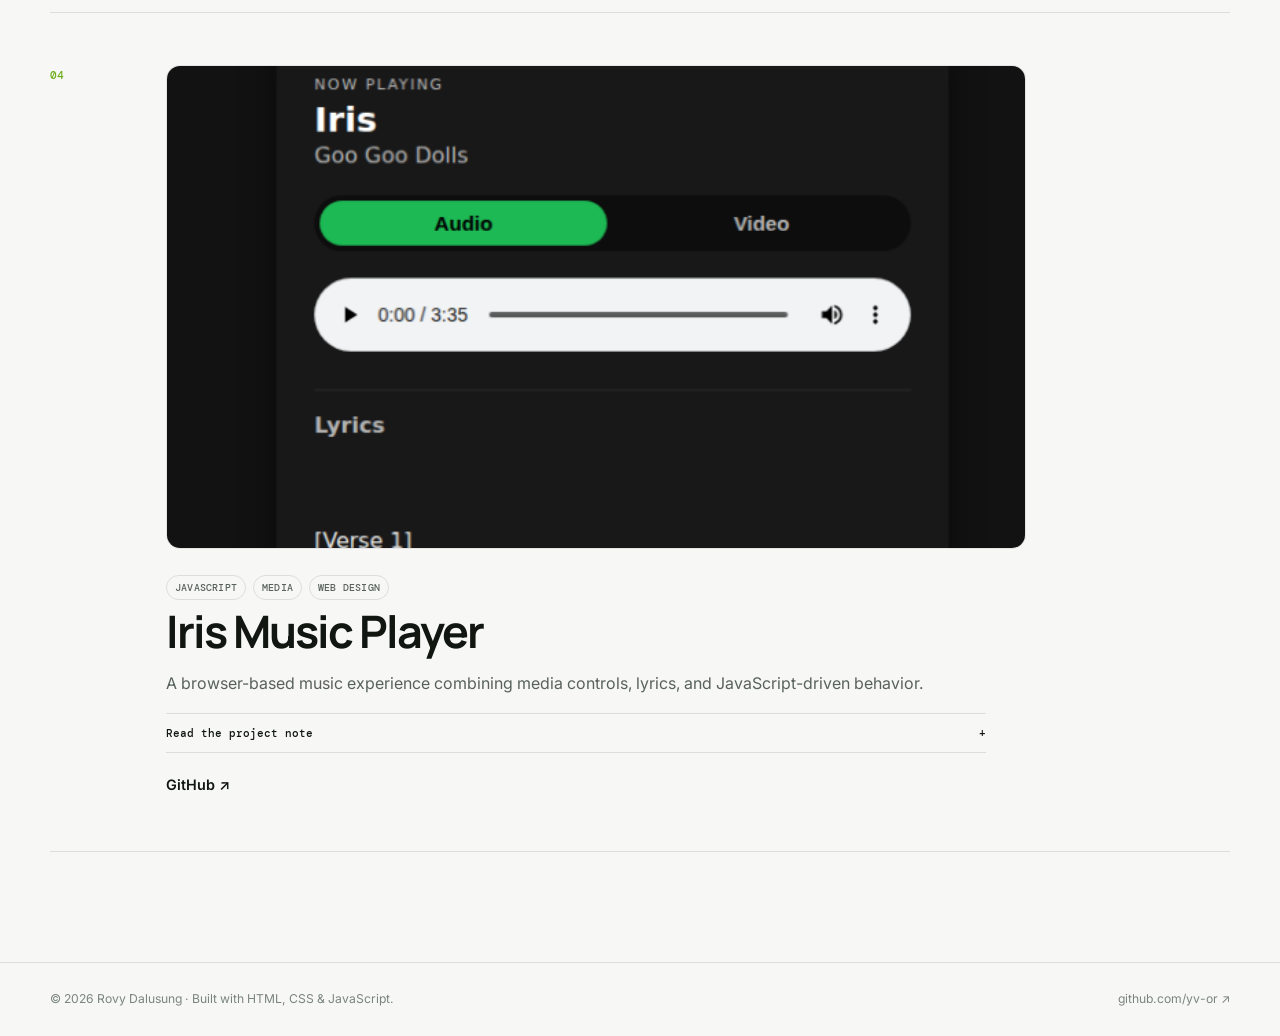
<file: projects.html>
<!doctype html>
<html lang="en"><head><meta charset="UTF-8"><meta name="viewport" content="width=device-width, initial-scale=1.0"><meta name="description" content="Projects by Rovy Dalusung."><title>Projects — Rovy Dalusung</title><script>(function(){const t=localStorage.getItem('portfolio-theme')||'system';const l=window.matchMedia('(prefers-color-scheme: light)').matches;document.documentElement.dataset.theme=t==='system'?(l?'light':'dark'):t;})();</script><link rel="stylesheet" href="css/style.css"><script src="js/script.js" defer></script></head>
<body><div class="cursor-glow" aria-hidden="true"></div><header class="nav"><div class="wrap nav-inner"><a class="wordmark" href="index.html">yv<span>.</span>or</a><nav id="primary-nav"><a href="index.html">Home</a><a class="active" href="projects.html">Projects</a><a href="about.html">About</a><a href="contact.html">Contact</a></nav><div class="nav-tools"><button class="icon-btn" data-open-settings aria-label="Open settings">⚙</button><button class="nav-toggle" aria-label="Open menu" aria-expanded="false" aria-controls="primary-nav">☰</button></div></div></header>
<main><section class="page-hero"><div class="wrap reveal"><p class="eyebrow">Selected coursework</p><h1>Build log.</h1><p class="lede">A searchable gallery plus deeper project write-ups. Every card below comes from the same project data that powers the interactive section.</p></div></section>
<section class="interactive-projects"><div class="wrap"><div class="section-head reveal"><div><p class="eyebrow">Interactive gallery</p><h2>Find a build.</h2></div><p style="color:var(--muted);max-width:320px;margin:0">Search by project name, skill, or tag.</p></div>
<div class="controls-row reveal"><div class="search-box"><label for="project-search">Search projects</label><input id="project-search" type="search" placeholder="Try JavaScript, responsive, UX…" autocomplete="off"></div><div class="filter-row" aria-label="Project filters"><button class="filter-btn active" data-tag="">All</button><button class="filter-btn" data-tag="HCI">HCI</button><button class="filter-btn" data-tag="CSS">CSS</button><button class="filter-btn" data-tag="JavaScript">JavaScript</button></div></div>
<p id="project-count" class="project-count reveal" aria-live="polite"></p><div id="interactive-project-list" class="interactive-project-grid"></div></div></section>
<section><div class="wrap project-list">
<article id="dorm-finder" class="project-feature reveal"><div class="project-number">01</div><div><img class="project-thumb" src="images/wireframe.png" alt="HAU Dorm Finder wireframe" loading="lazy"><div class="tag-row"><span class="tag">HCI</span><span class="tag">UX</span><span class="tag">Wireframe</span></div><h2>HAU Dorm Finder</h2><p>A front-end-only prototype for helping students find housing near Holy Angel University.</p><details><summary>Read the project note <span>+</span></summary><p>Built as a linked low-fidelity experience focused on structure and flow: search, listings, details, and the points where a student needs clarity before making a decision.</p></details><a class="text-link" href="https://github.com/yv-or" target="_blank" rel="noopener">GitHub ↗</a></div></article>
<article id="monstermatch" class="project-feature reveal"><div class="project-number">02</div><div><img class="project-thumb" src="images/monstermatch.png" alt="MonsterMatch project" loading="lazy"><div class="tag-row"><span class="tag">Web Design</span><span class="tag">CSS</span><span class="tag">Animation</span></div><h2>MonsterMatch <span>— Love at First Bite</span></h2><p>A playful dating-profile card built to practice forms, tables, CSS styling, and transitions in one cohesive interface.</p><details><summary>Read the project note <span>+</span></summary><p>This was the project where CSS transitions became the main interaction language. The goal was to make a compact component feel expressive without relying on JavaScript for every interaction.</p></details><a class="text-link" href="https://github.com/yv-or" target="_blank" rel="noopener">GitHub ↗</a></div></article>
<article id="curbside-thai" class="project-feature reveal"><div class="project-number">03</div><div><img class="project-thumb" src="images/curbside-thai.png" alt="Curbside Thai responsive website" loading="lazy"><div class="tag-row"><span class="tag">Responsive</span><span class="tag">CSS</span><span class="tag">Flexbox</span></div><h2>Curbside Thai</h2><p>A responsive food-truck site rebuilt with CSS and Flexbox while keeping the page structure stable.</p><details><summary>Read the project note <span>+</span></summary><p>The exercise focused on responsive behavior: spacing, layout changes, breakpoints, and making content remain readable as the viewport changes.</p></details><a class="text-link" href="https://github.com/yv-or" target="_blank" rel="noopener">GitHub ↗</a></div></article>
<article id="iris-music-player" class="project-feature reveal"><div class="project-number">04</div><div><img class="project-thumb" src="images/iris-music-player.png" alt="Iris music player interface" loading="lazy"><div class="tag-row"><span class="tag">JavaScript</span><span class="tag">Media</span><span class="tag">Web Design</span></div><h2>Iris Music Player</h2><p>A browser-based music experience combining media controls, lyrics, and JavaScript-driven behavior.</p><details><summary>Read the project note <span>+</span></summary><p>The project combines visual interface work with browser behavior: controls, display state, media context, and a compact data-driven approach for the experience.</p></details><a class="text-link" href="https://github.com/yv-or" target="_blank" rel="noopener">GitHub ↗</a></div></article>
</div></section></main>
<footer><div class="wrap"><span>© 2026 Rovy Dalusung · Built with HTML, CSS &amp; JavaScript.</span><a href="https://github.com/yv-or" target="_blank" rel="noopener">github.com/yv-or ↗</a></div></footer>
<button class="assistant-toggle" aria-label="Open portfolio assistant">✦</button><aside id="assistant-panel" class="assistant-panel"><div class="assistant-head"><div><strong>Portfolio AI</strong><span>Local portfolio assistant</span></div><button class="icon-btn" data-close-assistant aria-label="Close assistant">×</button></div><div id="assistant-messages" class="assistant-messages"><div class="chat-msg bot">Ask me about the project gallery, skills, or contact details.</div></div><div class="assistant-prompts"><button class="assistant-prompt" data-prompt="What projects has Rovy built?">Projects</button><button class="assistant-prompt" data-prompt="What skills does Rovy have?">Skills</button></div><form id="assistant-form" class="assistant-form"><input id="assistant-input" placeholder="Ask a question…" aria-label="Ask the assistant" autocomplete="off"><button class="btn btn-primary" type="submit">↑</button></form></aside>
<div id="settings-modal" class="modal" aria-hidden="true"><div class="modal-card"><div class="modal-top"><div><p class="eyebrow">Site settings</p><h2>Personalize it.</h2></div><button class="icon-btn" data-close-settings aria-label="Close settings">×</button></div><div class="settings-group"><div class="settings-option"><div class="settings-copy"><strong>Theme</strong><span>System, dark, or light.</span></div><select class="settings-select" data-theme-choice aria-label="Theme"><option value="system">System</option><option value="dark">Dark</option><option value="light">Light</option></select></div><div class="settings-option"><div class="settings-copy"><strong>Reduced motion</strong><span>Use less animation.</span></div><input id="reduced-motion" class="switch" type="checkbox"></div><div class="settings-option"><div class="settings-copy"><strong>Portfolio assistant</strong><span>Show or hide the assistant.</span></div><input id="assistant-enabled" class="switch" type="checkbox"></div></div></div></div></body></html>
</file>
<file: css/style.css>
@import url('https://fonts.googleapis.com/css2?family=DM+Mono:wght@400;500&family=Inter:wght@400;500;600;700&family=Manrope:wght@500;600;700;800&display=swap');

:root {
  --bg: #07090b;
  --bg-soft: #0d1014;
  --surface: #10141a;
  --surface-2: #151a21;
  --text: #f4f7f4;
  --muted: #9ba3ad;
  --subtle: #66707b;
  --line: rgba(255,255,255,.10);
  --line-strong: rgba(255,255,255,.18);
  --accent: #b9ff5a;
  --accent-strong: #d2ff88;
  --accent-ink: #071006;
  --danger: #ff6b7d;
  --shadow: 0 20px 60px rgba(0,0,0,.24);
  --max: 1180px;
  --display: "Manrope", Inter, Arial, sans-serif;
  --body: Inter, Arial, sans-serif;
  --mono: "DM Mono", monospace;
}

html[data-theme="light"] {
  --bg: #f7f8f5;
  --bg-soft: #eef1eb;
  --surface: #ffffff;
  --surface-2: #f3f5f0;
  --text: #111611;
  --muted: #58615c;
  --subtle: #7b847f;
  --line: rgba(17,22,17,.11);
  --line-strong: rgba(17,22,17,.18);
  --accent: #6eac1e;
  --accent-strong: #85c52b;
  --accent-ink: #f8fff1;
  --shadow: 0 18px 50px rgba(24,34,20,.10);
}

* { box-sizing: border-box; }
html { scroll-behavior: smooth; }
body {
  margin: 0;
  background: var(--bg);
  color: var(--text);
  font: 400 16px/1.72 var(--body);
  -webkit-font-smoothing: antialiased;
  transition: background-color .2s ease, color .2s ease;
}
body::before {
  content: "";
  position: fixed;
  inset: 0;
  pointer-events: none;
  z-index: -1;
  opacity: .35;
  background-image: linear-gradient(rgba(255,255,255,.025) 1px, transparent 1px), linear-gradient(90deg, rgba(255,255,255,.025) 1px, transparent 1px);
  background-size: 48px 48px;
  mask-image: linear-gradient(to bottom, rgba(0,0,0,.7), transparent 72%);
}
html[data-theme="light"] body::before {
  opacity: .55;
  background-image: linear-gradient(rgba(17,22,17,.03) 1px, transparent 1px), linear-gradient(90deg, rgba(17,22,17,.03) 1px, transparent 1px);
}

a { color: inherit; text-decoration: none; }
img { max-width: 100%; }
button, input, textarea, select { font: inherit; }
button { color: inherit; }
h1, h2, h3, p { margin-top: 0; }
h1, h2, h3 { font-family: var(--display); line-height: 1.04; letter-spacing: -.045em; }
h1 { font-size: clamp(3.2rem, 8vw, 7.4rem); margin-bottom: 24px; }
h2 { font-size: clamp(2rem, 4vw, 3.35rem); margin-bottom: 18px; }
h3 { font-size: 1.26rem; margin-bottom: 10px; }
.wrap { width: min(var(--max), calc(100% - 42px)); margin: 0 auto; }

/* Navigation */
.nav {
  position: sticky; top: 0; z-index: 60;
  min-height: 76px; display: flex; align-items: center;
  background: color-mix(in srgb, var(--bg) 88%, transparent);
  border-bottom: 1px solid var(--line);
  backdrop-filter: blur(18px);
}
.nav-inner { display: flex; align-items: center; justify-content: space-between; gap: 22px; }
.wordmark { font: 800 1.08rem var(--display); letter-spacing: -.09em; }
.wordmark span { color: var(--accent); }
.nav-tools { display: flex; align-items: center; gap: 8px; }
nav { display: flex; gap: 22px; align-items: center; }
nav a { position: relative; padding: 8px 0; color: var(--muted); font-size: .86rem; }
nav a:hover, nav a.active { color: var(--text); }
nav a.active::after { content:""; position:absolute; left:0; right:0; bottom:2px; height:2px; background:var(--accent); }
.icon-btn, .nav-toggle {
  border: 1px solid var(--line); background: var(--surface); cursor: pointer;
  width: 40px; height: 40px; display: inline-grid; place-items: center;
  border-radius: 10px; transition: transform .18s ease, border-color .18s ease, background-color .18s ease;
}
.icon-btn:hover, .nav-toggle:hover { transform: translateY(-1px); border-color: var(--line-strong); }
.nav-toggle { display: none; }

/* Shared */
section { padding: 110px 0; }
.eyebrow { margin-bottom: 14px; color: var(--accent); font: 500 .68rem/1.3 var(--mono); letter-spacing: .07em; text-transform: uppercase; }
.lede { max-width: 760px; color: var(--muted); font-size: clamp(1.02rem, 1.7vw, 1.18rem); }
.section-head { display:flex; align-items:flex-end; justify-content:space-between; gap: 24px; margin-bottom: 34px; }
.section-head h2 { margin-bottom: 0; }
.text-link { color: var(--text); font-weight: 600; font-size: .9rem; }
.text-link:hover { color: var(--accent); }
.tag-row { display:flex; flex-wrap:wrap; gap:7px; }
.tag { padding:5px 8px; border:1px solid var(--line); border-radius:999px; color:var(--muted); font:500 .62rem var(--mono); text-transform:uppercase; letter-spacing:.02em; }
.surface { background: var(--surface); border: 1px solid var(--line); border-radius: 18px; box-shadow: var(--shadow); }

/* Hero */
.hero { padding: clamp(86px, 11vw, 150px) 0 96px; border-bottom: 1px solid var(--line); overflow: hidden; }
.hero-grid { display:grid; grid-template-columns:minmax(0,1.1fr) minmax(300px,.9fr); gap:70px; align-items:center; }
.hero-kicker { display:inline-flex; gap:9px; align-items:center; padding:7px 10px; border:1px solid var(--line); border-radius:999px; color:var(--muted); background:var(--surface); font:500 .66rem var(--mono); text-transform:uppercase; }
.status-dot { width:7px; height:7px; border-radius:50%; background:var(--accent); box-shadow:0 0 0 5px color-mix(in srgb,var(--accent) 12%,transparent); }
.hero-title { max-width: 860px; }
.hero-title .gradient-word { background:linear-gradient(90deg,var(--text) 0%,var(--accent) 48%,var(--text) 100%); background-size:220% auto; color:transparent; background-clip:text; -webkit-background-clip:text; animation: gradient-shift 10s ease infinite; }
@keyframes gradient-shift { 0%,100%{background-position:0% 50%} 50%{background-position:100% 50%} }
.rotator { color: var(--accent); display:inline-block; min-width:5.3ch; }
.hero-actions { display:flex; flex-wrap:wrap; gap:10px; margin-top:32px; }
.btn { display:inline-flex; align-items:center; justify-content:center; gap:10px; min-height:46px; padding:11px 16px; border-radius:11px; border:1px solid var(--line-strong); font-size:.86rem; font-weight:700; cursor:pointer; transition:transform .18s ease, border-color .18s ease, background-color .18s ease, color .18s ease; }
.btn:hover { transform:translateY(-2px); border-color:var(--line-strong); }
.btn-primary { background:var(--accent); border-color:var(--accent); color:var(--accent-ink); }
.btn-primary:hover { background:var(--accent-strong); color:var(--accent-ink); }
.btn-ghost { background:var(--surface); }
.btn-ghost:hover { background:var(--surface-2); }
.hero-side { display:grid; gap:12px; }
.stat-card { padding:22px; }
.stat-label { margin:0 0 5px; color:var(--subtle); font:500 .62rem var(--mono); text-transform:uppercase; letter-spacing:.06em; }
.stat-value { margin:0; font:800 clamp(1.7rem,4vw,2.6rem)/1 var(--display); letter-spacing:-.06em; }
.stat-meta { margin:6px 0 0; color:var(--muted); font-size:.84rem; }

/* Home project grid */
.card-grid { display:grid; grid-template-columns:repeat(2,minmax(0,1fr)); gap:16px; }
.project-card { padding:20px; display:flex; flex-direction:column; min-height:100%; transition:transform .2s ease,border-color .2s ease,box-shadow .2s ease; }
.project-card:hover { transform:translateY(-5px); border-color:var(--line-strong); box-shadow:0 22px 50px rgba(0,0,0,.18); }
.card-thumb { width:100%; aspect-ratio:16/10; object-fit:cover; border:1px solid var(--line); border-radius:12px; margin-bottom:18px; background:var(--surface-2); }
.project-card .project-blurb { color:var(--muted); font-size:.9rem; }
.project-card .card-link { margin-top:auto; padding-top:12px; }

.split { display:grid; grid-template-columns:minmax(0,1.05fr) minmax(0,.95fr); gap:64px; align-items:start; }
.feature-list { display:grid; gap:10px; }
.feature-item { padding:20px 0; border-top:1px solid var(--line); }
.feature-item:last-child { border-bottom:1px solid var(--line); }
.feature-item strong { display:block; font-family:var(--display); margin-bottom:4px; }
.feature-item p { margin:0; color:var(--muted); font-size:.9rem; }

/* Page hero */
.page-hero { padding:92px 0 68px; border-bottom:1px solid var(--line); }
.page-hero .lede { max-width:780px; }

/* Projects */
.interactive-projects { border-bottom:1px solid var(--line); }
.controls-row { display:grid; grid-template-columns:minmax(0,1fr) auto; gap:12px; margin-bottom:16px; align-items:end; }
.search-box label, .contact-form label, .settings-field label { display:block; color:var(--subtle); font:500 .63rem var(--mono); text-transform:uppercase; letter-spacing:.05em; }
.search-box input, .contact-form input, .contact-form textarea, .settings-select {
  width:100%; margin-top:8px; padding:13px 14px; color:var(--text); background:var(--surface); border:1px solid var(--line); border-radius:11px; outline:none;
}
input::placeholder, textarea::placeholder { color:var(--subtle); }
input:focus, textarea:focus, select:focus { border-color:var(--accent); box-shadow:0 0 0 3px color-mix(in srgb,var(--accent) 14%, transparent); }
.filter-row { display:flex; flex-wrap:wrap; gap:7px; }
.filter-btn { min-height:40px; padding:9px 12px; border:1px solid var(--line); background:var(--surface); border-radius:9px; color:var(--muted); cursor:pointer; font-size:.78rem; }
.filter-btn:hover, .filter-btn.active { color:var(--text); border-color:var(--line-strong); }
.filter-btn.active { background:var(--surface-2); }
.project-count { min-height:1.2em; margin:0 0 18px; color:var(--subtle); font:500 .66rem var(--mono); }
.interactive-project-grid { display:grid; grid-template-columns:repeat(2,minmax(0,1fr)); gap:16px; }
.interactive-project-card { min-height:240px; display:flex; flex-direction:column; padding:22px; transition:transform .2s ease,border-color .2s ease; }
.interactive-project-card:hover { transform:translateY(-4px); border-color:var(--line-strong); }
.interactive-project-card h3 { margin:12px 0 8px; }
.interactive-project-card p { margin-bottom:18px; color:var(--muted); font-size:.9rem; }
.interactive-project-card .text-link { margin-top:auto; }
.interactive-empty { grid-column:1/-1; margin:0; padding:28px; color:var(--muted); border:1px dashed var(--line-strong); background:var(--surface); border-radius:18px; }
.project-list { padding-top:0; }
.project-feature { display:grid; grid-template-columns:90px minmax(0,1fr); gap:26px; padding:52px 0; border-bottom:1px solid var(--line); }
.project-number { color:var(--accent); font:500 .68rem var(--mono); padding-top:3px; }
.project-feature h2 { margin:8px 0 15px; font-size:clamp(1.8rem,3.5vw,2.8rem); }
.project-feature h2 span { color:var(--subtle); font-size:.7em; }
.project-feature > div > p { max-width:800px; color:var(--muted); }
.project-thumb { width:100%; max-width:860px; aspect-ratio:16/9; object-fit:cover; border:1px solid var(--line); border-radius:14px; margin-bottom:18px; background:var(--surface); }
details { max-width:820px; margin:0 0 18px; border-top:1px solid var(--line); border-bottom:1px solid var(--line); }
summary { display:flex; justify-content:space-between; gap:16px; cursor:pointer; padding:12px 0; color:var(--text); font:500 .68rem var(--mono); list-style:none; }
summary::-webkit-details-marker { display:none; }
details p { margin:0 0 18px; color:var(--muted); font-size:.9rem; }

/* About */
.about-hero-grid { display:grid; grid-template-columns:minmax(0,1.05fr) minmax(280px,.65fr); gap:70px; align-items:center; }
.profile-photo { width:100%; aspect-ratio:4/5; object-fit:cover; border:1px solid var(--line); border-radius:18px; background:var(--surface-2); }
.skill-columns, .cert-grid { display:grid; grid-template-columns:repeat(2,minmax(0,1fr)); gap:16px; }
.skill-block, .cert-card { padding:28px; }
.skill-block h2 { font-size:2rem; }
.skill-block ul { list-style:none; padding:0; margin:20px 0 0; }
.skill-block li { padding:13px 0; border-top:1px solid var(--line); color:var(--muted); font-size:.9rem; }
.skill-tags { display:flex; flex-wrap:wrap; gap:8px; list-style:none; padding:0; margin:0; }
.skill-tags li { padding:9px 11px; border:1px solid var(--line); border-radius:999px; color:var(--muted); background:var(--surface); font:500 .7rem var(--mono); }
.cert-badge, .cert-status { margin:0; font:500 .66rem var(--mono); text-transform:uppercase; letter-spacing:.04em; }
.cert-badge { color:var(--accent); }
.cert-card p:not(.cert-badge):not(.cert-status) { color:var(--muted); font-size:.9rem; }
.cert-status { color:var(--subtle); }
.timeline { border-top:1px solid var(--line); }
.timeline-item { display:grid; grid-template-columns:180px 1fr 1fr; gap:22px; padding:24px 0; border-bottom:1px solid var(--line); }
.timeline-item .eyebrow { margin:3px 0; }
.timeline-item h3 { margin:2px 0; font-size:1.05rem; }
.timeline-item p:last-child { margin:0; color:var(--muted); font-size:.88rem; }
.now-card { padding:32px; }
.now-card p:last-child { max-width:820px; margin:0; font:600 clamp(1.25rem,2.4vw,1.8rem)/1.45 var(--display); letter-spacing:-.03em; }

/* Contact */
.contact-grid { display:grid; grid-template-columns:minmax(260px,.8fr) minmax(0,1.2fr); gap:70px; }
.contact-links > a { display:flex; flex-direction:column; gap:3px; padding:18px 0; border-top:1px solid var(--line); }
.contact-links > a:last-of-type { border-bottom:1px solid var(--line); }
.contact-links span { color:var(--subtle); font:500 .62rem var(--mono); text-transform:uppercase; }
.contact-links b { font:600 1rem var(--display); }
.contact-links a:hover b { color:var(--accent); }
.contact-note, .form-note { color:var(--subtle); font-size:.76rem; }
.contact-form { display:grid; gap:18px; }
.contact-form textarea { min-height:150px; resize:vertical; }
.form-actions { display:flex; flex-wrap:wrap; gap:10px; align-items:center; }

/* Settings */
.modal { position:fixed; inset:0; z-index:100; display:none; background:rgba(0,0,0,.45); backdrop-filter:blur(4px); }
.modal.open { display:block; }
.modal-card { position:absolute; top:0; right:0; height:100%; width:min(420px,100%); overflow:auto; padding:24px; background:var(--bg); border-left:1px solid var(--line); box-shadow:-24px 0 60px rgba(0,0,0,.18); }
.modal-top { display:flex; align-items:center; justify-content:space-between; gap:16px; margin-bottom:26px; }
.modal-top h2 { margin:0; font-size:1.5rem; }
.settings-group { display:grid; gap:12px; margin-bottom:22px; }
.settings-option { display:flex; align-items:center; justify-content:space-between; gap:16px; padding:14px; background:var(--surface); border:1px solid var(--line); border-radius:12px; }
.settings-copy strong { display:block; font:600 .92rem var(--display); }
.settings-copy span { display:block; margin-top:3px; color:var(--muted); font-size:.76rem; }
.settings-select { width:auto; min-width:150px; margin:0; }
.switch { appearance:none; width:46px; height:26px; border-radius:99px; border:1px solid var(--line-strong); background:var(--surface-2); position:relative; cursor:pointer; }
.switch::after { content:""; position:absolute; top:4px; left:4px; width:16px; height:16px; border-radius:50%; background:var(--subtle); transition:transform .18s ease, background-color .18s ease; }
.switch:checked { background:var(--accent); border-color:var(--accent); }
.switch:checked::after { transform:translateX(20px); background:var(--accent-ink); }

/* Assistant */
.assistant-toggle { position:fixed; right:18px; bottom:18px; z-index:75; width:54px; height:54px; border-radius:16px; border:1px solid var(--line-strong); background:var(--surface); display:grid; place-items:center; cursor:pointer; box-shadow:var(--shadow); }
.assistant-panel { position:fixed; right:18px; bottom:84px; z-index:74; width:min(390px,calc(100% - 36px)); max-height:min(620px,72vh); display:none; flex-direction:column; overflow:hidden; background:var(--bg); border:1px solid var(--line-strong); border-radius:18px; box-shadow:var(--shadow); }
.assistant-panel.open { display:flex; }
.assistant-head { padding:16px 18px; border-bottom:1px solid var(--line); display:flex; justify-content:space-between; gap:12px; align-items:center; }
.assistant-head strong { font:700 .95rem var(--display); }
.assistant-head span { color:var(--muted); font-size:.7rem; }
.assistant-messages { flex:1; overflow:auto; padding:15px; display:grid; align-content:start; gap:10px; }
.chat-msg { max-width:88%; padding:10px 12px; border-radius:12px; font-size:.8rem; }
.chat-msg.bot { justify-self:start; background:var(--surface); border:1px solid var(--line); }
.chat-msg.user { justify-self:end; background:var(--accent); color:var(--accent-ink); }
.assistant-prompts { display:flex; flex-wrap:wrap; gap:6px; padding:0 15px 12px; }
.assistant-prompt { padding:7px 9px; border-radius:999px; border:1px solid var(--line); background:var(--surface); color:var(--muted); font-size:.68rem; cursor:pointer; }
.assistant-prompt:hover { border-color:var(--line-strong); color:var(--text); }
.assistant-form { display:flex; gap:8px; padding:12px 15px 15px; border-top:1px solid var(--line); }
.assistant-form input { margin:0; }
.assistant-form button { min-width:44px; }

/* Effects */
.reveal { opacity:0; transform:translateY(14px); transition:opacity .5s ease, transform .5s ease; }
.reveal.visible { opacity:1; transform:none; }
.magnetic { will-change:transform; }
.cursor-glow { position:fixed; left:0; top:0; width:180px; height:180px; pointer-events:none; z-index:0; border-radius:50%; transform:translate(-50%,-50%); background:radial-gradient(circle, color-mix(in srgb,var(--accent) 12%,transparent) 0%, transparent 70%); opacity:.6; filter:blur(2px); }

footer { padding:26px 0; color:var(--subtle); border-top:1px solid var(--line); font-size:.76rem; }
footer .wrap { display:flex; justify-content:space-between; gap:20px; }
footer a:hover { color:var(--accent); }

@media (max-width: 980px) {
  .hero-grid, .about-hero-grid, .split { grid-template-columns:1fr; }
  .hero-side { grid-template-columns:repeat(3,minmax(0,1fr)); }
  .timeline-item { grid-template-columns:140px 1fr; }
  .timeline-item > :last-child { grid-column:2; }
  .contact-grid { grid-template-columns:1fr; gap:44px; }
}

@media (max-width: 760px) {
  .wrap { width:min(100% - 30px,var(--max)); }
  section { padding:80px 0; }
  .nav { min-height:68px; }
  nav { display:none; position:absolute; top:67px; left:0; right:0; padding:14px 15px 20px; background:var(--bg); border-bottom:1px solid var(--line); }
  nav.open { display:grid; gap:6px; }
  nav a { padding:10px 0; }
  .nav-toggle { display:inline-grid; }
  .nav-tools { margin-left:auto; }
  .card-grid, .interactive-project-grid, .skill-columns, .cert-grid { grid-template-columns:1fr; }
  .section-head { align-items:flex-start; flex-direction:column; }
  .hero-side { grid-template-columns:1fr; }
  .controls-row { grid-template-columns:1fr; }
  .filter-row { align-items:center; }
  .project-feature { grid-template-columns:1fr; gap:10px; }
  .timeline-item { grid-template-columns:1fr; gap:8px; }
  .timeline-item > :last-child { grid-column:auto; }
  .hero-title { font-size:clamp(3rem,15vw,5.4rem); }
  footer .wrap { flex-direction:column; }
}

html.force-reduced-motion *, html.force-reduced-motion *::before, html.force-reduced-motion *::after {
  animation-duration:.01ms !important;
  animation-iteration-count:1 !important;
  transition-duration:.01ms !important;
}

@media (prefers-reduced-motion: reduce) {
  html { scroll-behavior:auto; }
  *,*::before,*::after { animation-duration:.01ms !important; animation-iteration-count:1 !important; transition-duration:.01ms !important; }
}
</file>
